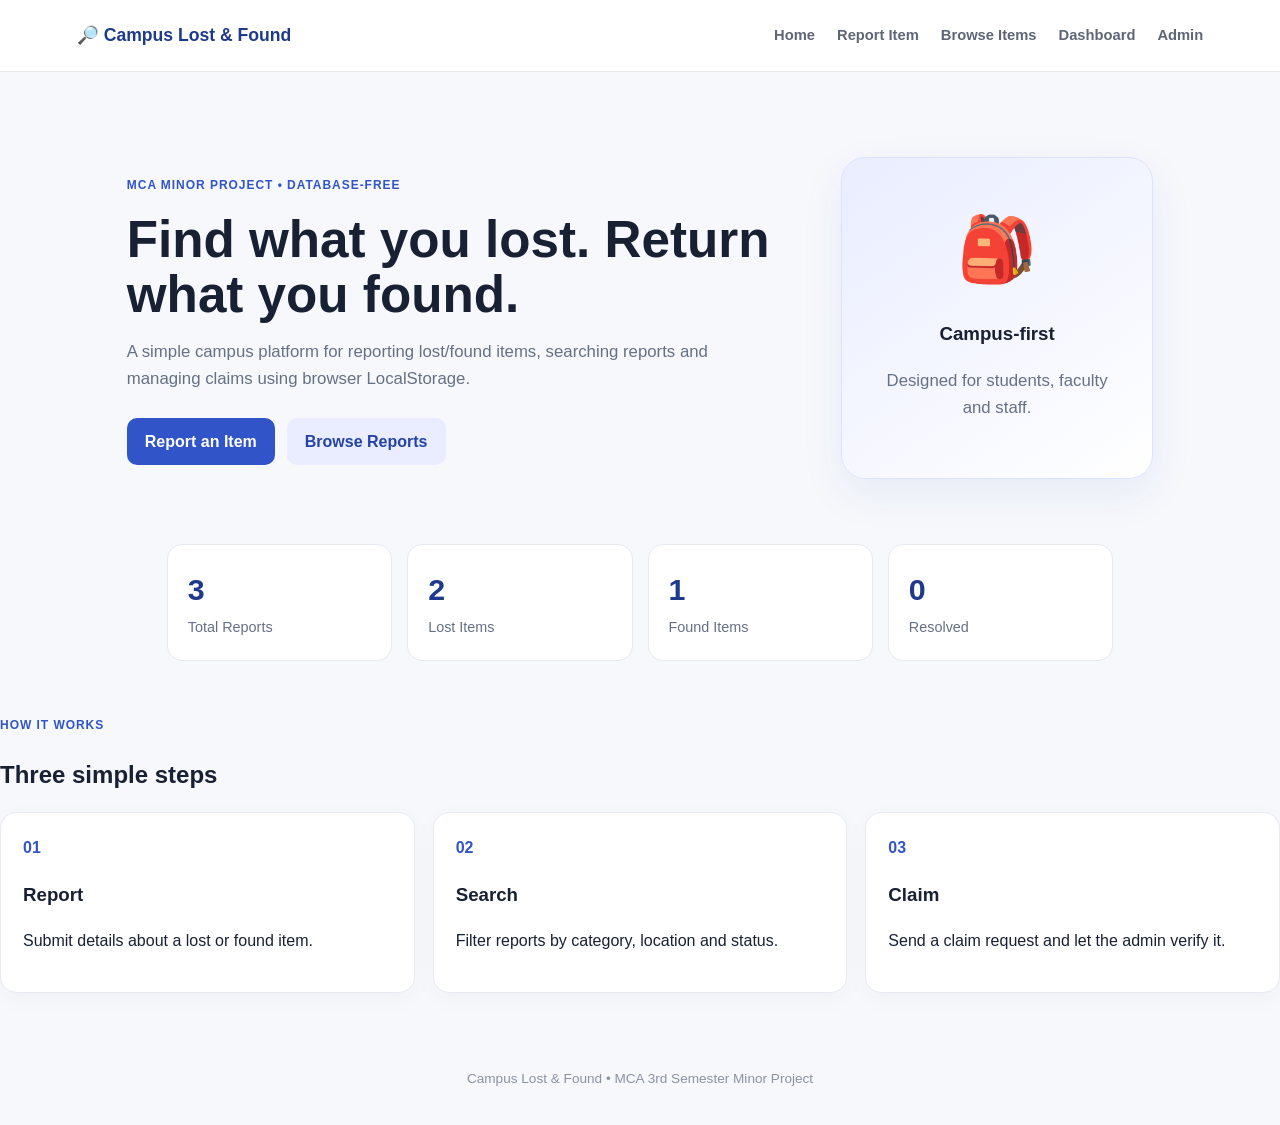
<file: index.html>
<!DOCTYPE html>
<html lang="en">
<head>
  <meta charset="UTF-8">
  <meta name="viewport" content="width=device-width, initial-scale=1.0">
  <title>Campus Lost & Found</title>
  <link rel="stylesheet" href="assets/style.css">
</head>

<body>

<header class="navbar">

  <a class="brand" href="index.html">
    🔎 Campus Lost & Found
  </a>

  <nav>
    <a href="index.html">Home</a>
    <a href="report.html">Report Item</a>
    <a href="items.html">Browse Items</a>
    <a href="dashboard.html">Dashboard</a>
    <a href="admin.html">Admin</a>
  </nav>

</header>

<main>

<section class="hero">

  <div>

    <span class="badge">
      MCA Minor Project • Database-Free
    </span>

    <h1>
      Find what you lost.
      Return what you found.
    </h1>

    <p>
      A simple campus platform for reporting lost/found items,
      searching reports and managing claims using browser LocalStorage.
    </p>

    <div class="actions">

      <a class="btn primary" href="report.html">
        Report an Item
      </a>

      <a class="btn secondary" href="items.html">
        Browse Reports
      </a>

    </div>

  </div>

  <div class="hero-card">

    <div class="hero-icon">🎒</div>

    <h3>Campus-first</h3>

    <p>
      Designed for students, faculty and staff.
    </p>

  </div>

</section>

<section class="stats" id="homeStats"></section>

<section class="section">

  <div class="section-title">

    <div>
      <span class="eyebrow">How it works</span>

      <h2>Three simple steps</h2>
    </div>

  </div>

  <div class="grid three">

    <article class="card">

      <span class="step">01</span>

      <h3>Report</h3>

      <p>
        Submit details about a lost or found item.
      </p>

    </article>

    <article class="card">

      <span class="step">02</span>

      <h3>Search</h3>

      <p>
        Filter reports by category, location and status.
      </p>

    </article>

    <article class="card">

      <span class="step">03</span>

      <h3>Claim</h3>

      <p>
        Send a claim request and let the admin verify it.
      </p>

    </article>

  </div>

</section>

</main>

<footer>
  Campus Lost & Found • MCA 3rd Semester Minor Project
</footer>

<script src="assets/app.js"></script>

<script>
  renderHomeStats();
</script>

</body>
</html>
</file>
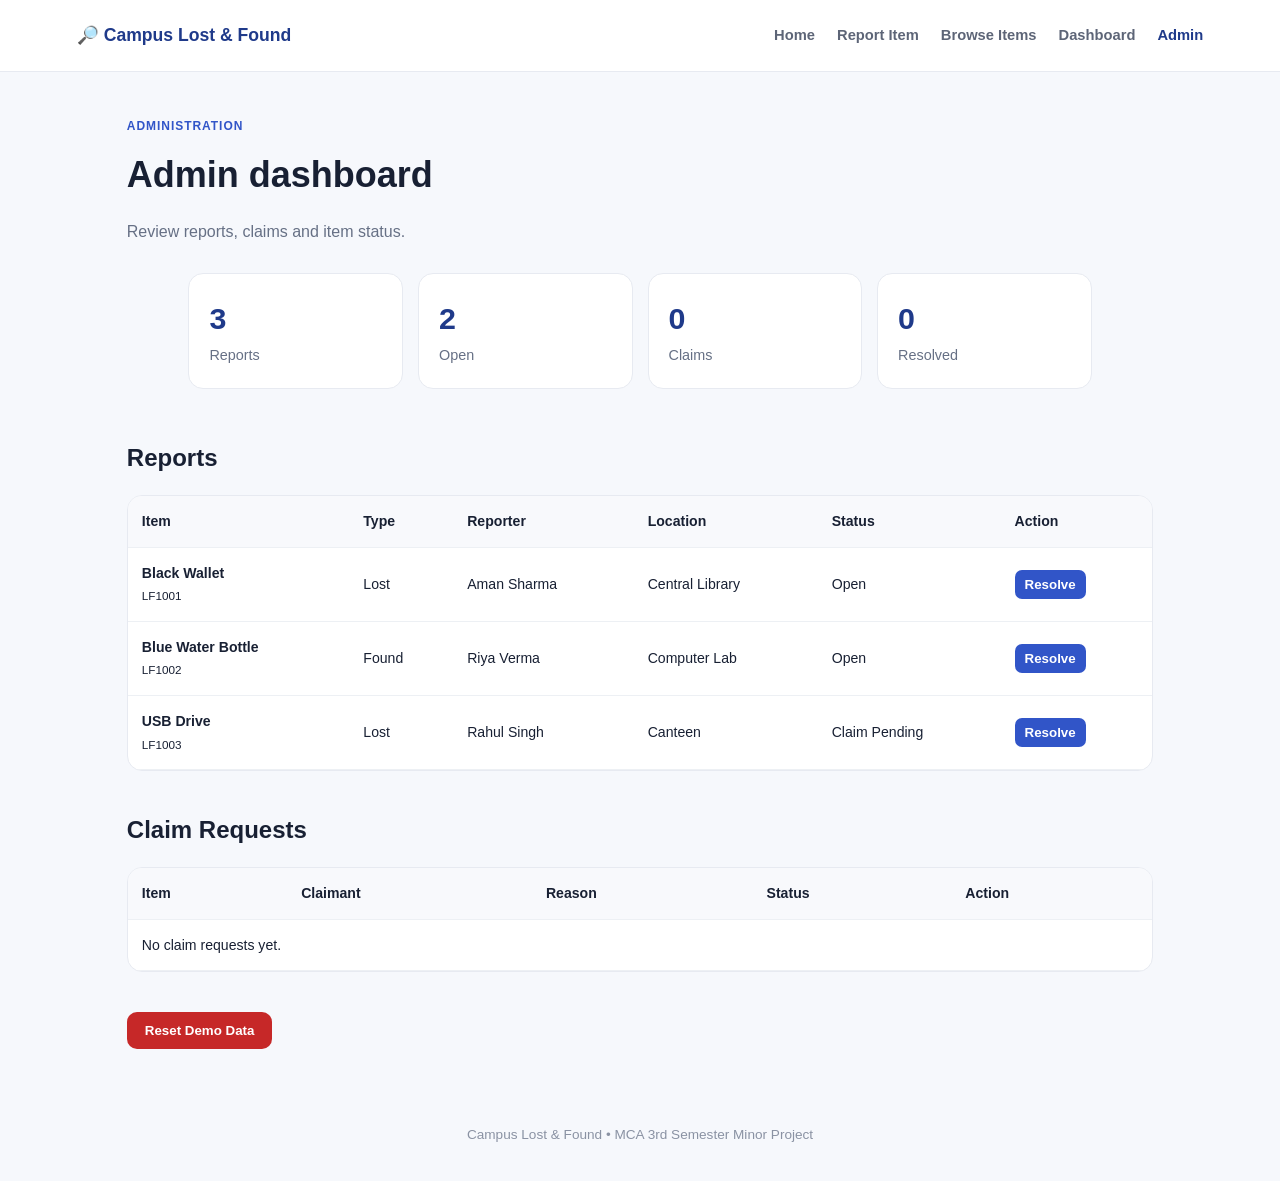
<file: admin.html>
<!DOCTYPE html>
<html lang="en">

<head>

<meta charset="UTF-8">

<meta name="viewport"
content="width=device-width, initial-scale=1.0">

<title>
Admin Panel | Campus Lost & Found
</title>

<link rel="stylesheet"
href="assets/style.css">

</head>

<body>

<header class="navbar">

<a class="brand"
href="index.html">

🔎 Campus Lost & Found

</a>

<nav>

<a href="index.html">Home</a>

<a href="report.html">
Report Item
</a>

<a href="items.html">
Browse Items
</a>

<a href="dashboard.html">
Dashboard
</a>

<a class="active"
href="admin.html">

Admin

</a>

</nav>

</header>

<main class="container">

<div class="page-head">

<div>

<span class="eyebrow">
Administration
</span>

<h1>
Admin dashboard
</h1>

<p>
Review reports, claims and item status.
</p>

</div>

</div>

<div
class="stats"
id="adminStats">

</div>

<section class="section">

<h2>
Reports
</h2>

<div class="table-wrap">

<table>

<thead>

<tr>

<th>Item</th>
<th>Type</th>
<th>Reporter</th>
<th>Location</th>
<th>Status</th>
<th>Action</th>

</tr>

</thead>

<tbody
id="adminReports">

</tbody>

</table>

</div>

</section>

<section class="section">

<h2>
Claim Requests
</h2>

<div class="table-wrap">

<table>

<thead>

<tr>

<th>Item</th>
<th>Claimant</th>
<th>Reason</th>
<th>Status</th>
<th>Action</th>

</tr>

</thead>

<tbody
id="adminClaims">

</tbody>

</table>

</div>

</section>

<button
class="btn danger"
onclick="resetDemo()">

Reset Demo Data

</button>

</main>

<footer>
Campus Lost & Found • MCA 3rd Semester Minor Project
</footer>

<script src="assets/app.js"></script>

<script>
renderAdmin();
</script>

</body>
</html>
</file>
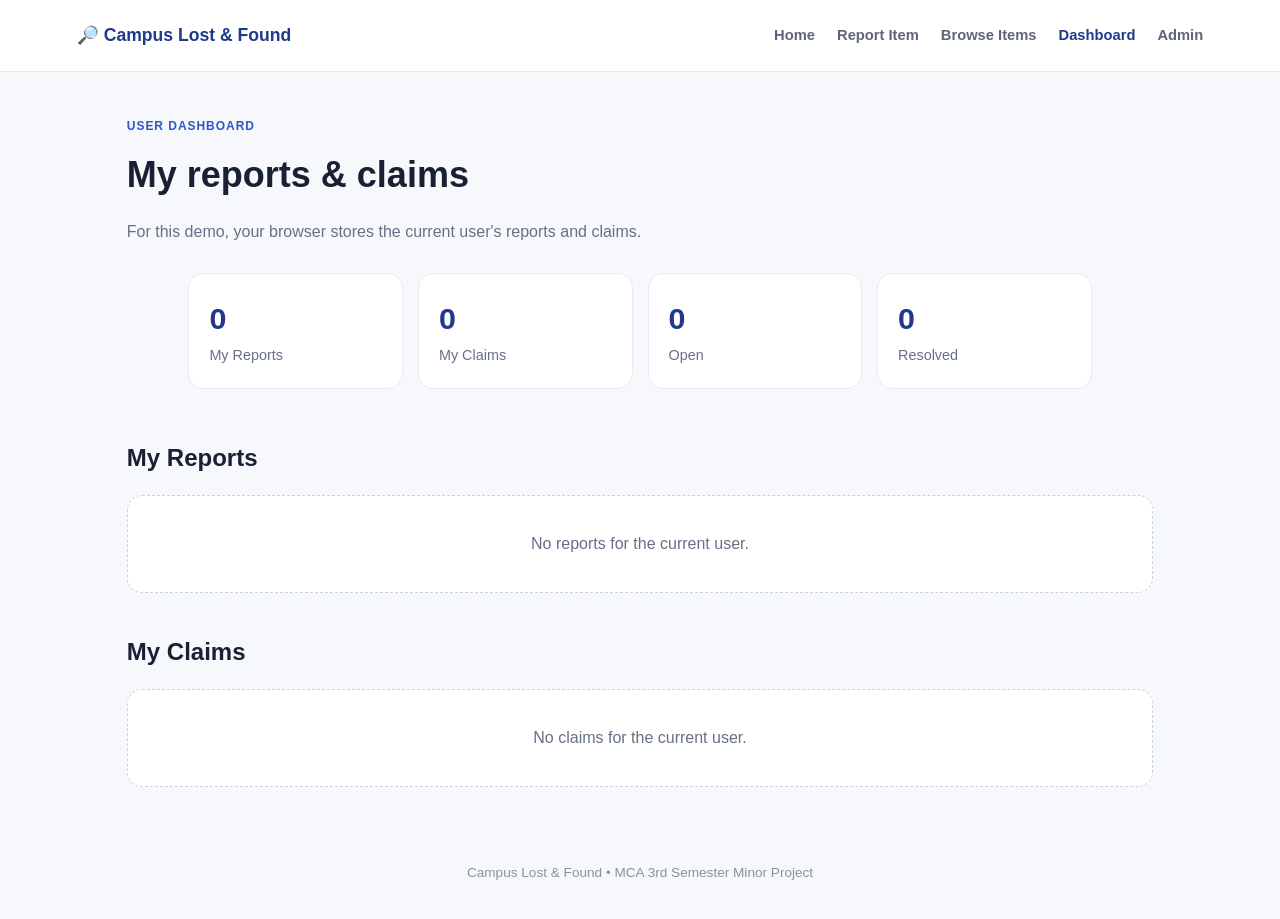
<file: dashboard.html>
<!DOCTYPE html>
<html lang="en">

<head>

<meta charset="UTF-8">

<meta name="viewport"
content="width=device-width, initial-scale=1.0">

<title>
Dashboard | Campus Lost & Found
</title>

<link rel="stylesheet"
href="assets/style.css">

</head>

<body>

<header class="navbar">

<a class="brand"
href="index.html">

🔎 Campus Lost & Found

</a>

<nav>

<a href="index.html">
Home
</a>

<a href="report.html">
Report Item
</a>

<a href="items.html">
Browse Items
</a>

<a class="active"
href="dashboard.html">

Dashboard

</a>

<a href="admin.html">
Admin
</a>

</nav>

</header>

<main class="container">

<div class="page-head">

<div>

<span class="eyebrow">
User Dashboard
</span>

<h1>
My reports & claims
</h1>

<p>
For this demo, your browser stores the current
user's reports and claims.
</p>

</div>

</div>

<div
class="stats"
id="dashboardStats">

</div>

<section class="section">

<h2>
My Reports
</h2>

<div id="myReports"></div>

</section>

<section class="section">

<h2>
My Claims
</h2>

<div id="myClaims"></div>

</section>

</main>

<footer>
Campus Lost & Found • MCA 3rd Semester Minor Project
</footer>

<script src="assets/app.js"></script>

<script>
renderDashboard();
</script>

</body>
</html>
</file>
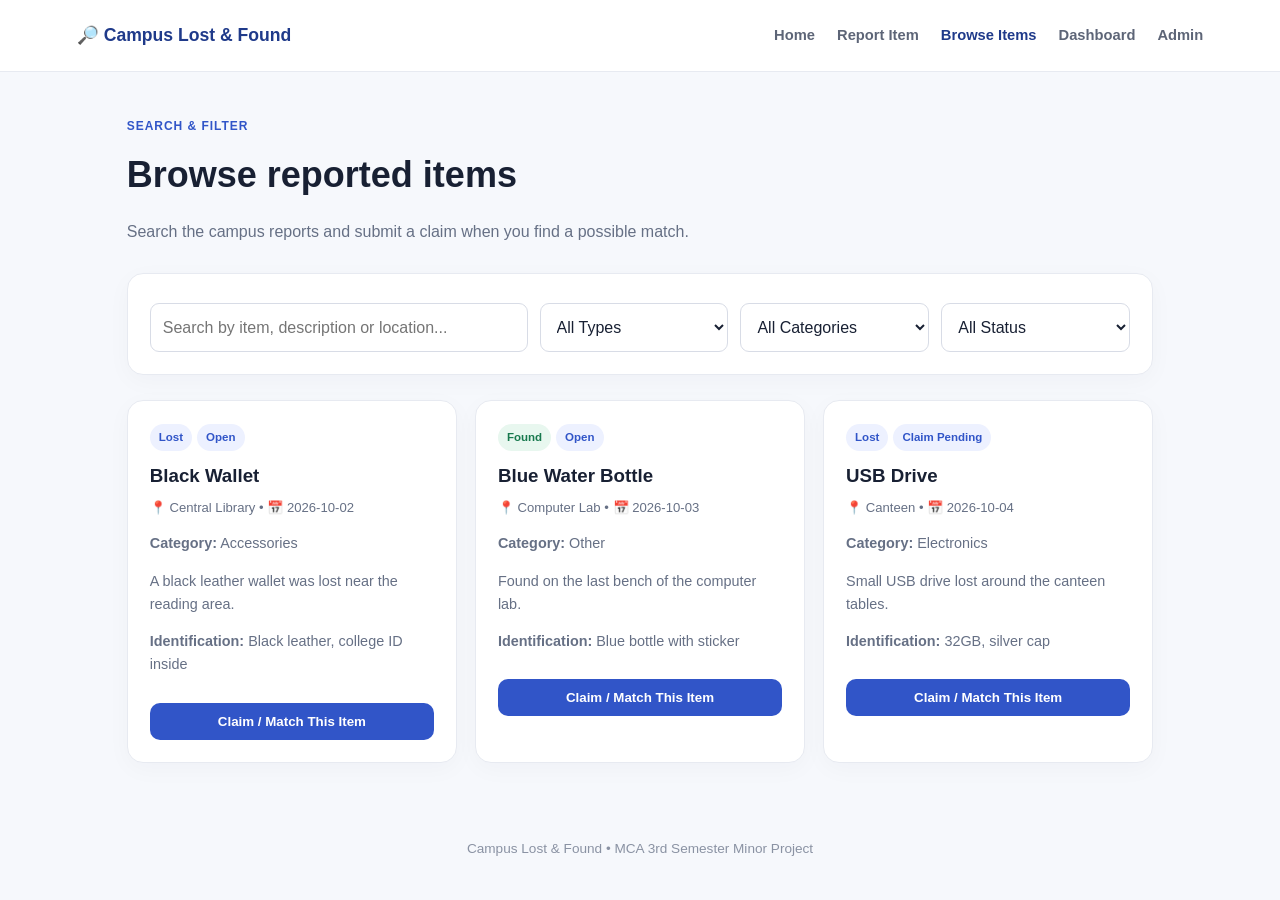
<file: items.html>
<!DOCTYPE html>
<html lang="en">

<head>

<meta charset="UTF-8">

<meta name="viewport"
content="width=device-width, initial-scale=1.0">

<title>Browse Items | Campus Lost & Found</title>

<link rel="stylesheet"
href="assets/style.css">

</head>

<body>

<header class="navbar">

<a class="brand"
href="index.html">

🔎 Campus Lost & Found

</a>

<nav>

<a href="index.html">
Home
</a>

<a href="report.html">
Report Item
</a>

<a class="active"
href="items.html">

Browse Items

</a>

<a href="dashboard.html">
Dashboard
</a>

<a href="admin.html">
Admin
</a>

</nav>

</header>

<main class="container">

<div class="page-head">

<div>

<span class="eyebrow">
Search & Filter
</span>

<h1>
Browse reported items
</h1>

<p>
Search the campus reports and submit a claim
when you find a possible match.
</p>

</div>

</div>

<section class="filter-card">

<input
id="searchInput"
placeholder="Search by item, description or location...">

<select id="typeFilter">

<option value="">
All Types
</option>

<option>
Lost
</option>

<option>
Found
</option>

</select>

<select id="categoryFilter">

<option value="">
All Categories
</option>

<option>Electronics</option>
<option>Documents</option>
<option>Accessories</option>
<option>Books</option>
<option>Clothing</option>
<option>Keys</option>
<option>Other</option>

</select>

<select id="statusFilter">

<option value="">
All Status
</option>

<option>
Open
</option>

<option>
Claim Pending
</option>

<option>
Resolved
</option>

</select>

</section>

<div
id="itemsGrid"
class="grid three">

</div>

</main>

<footer>
Campus Lost & Found • MCA 3rd Semester Minor Project
</footer>

<script src="assets/app.js"></script>

<script>
setupItemsPage();
</script>

</body>
</html>
</file>
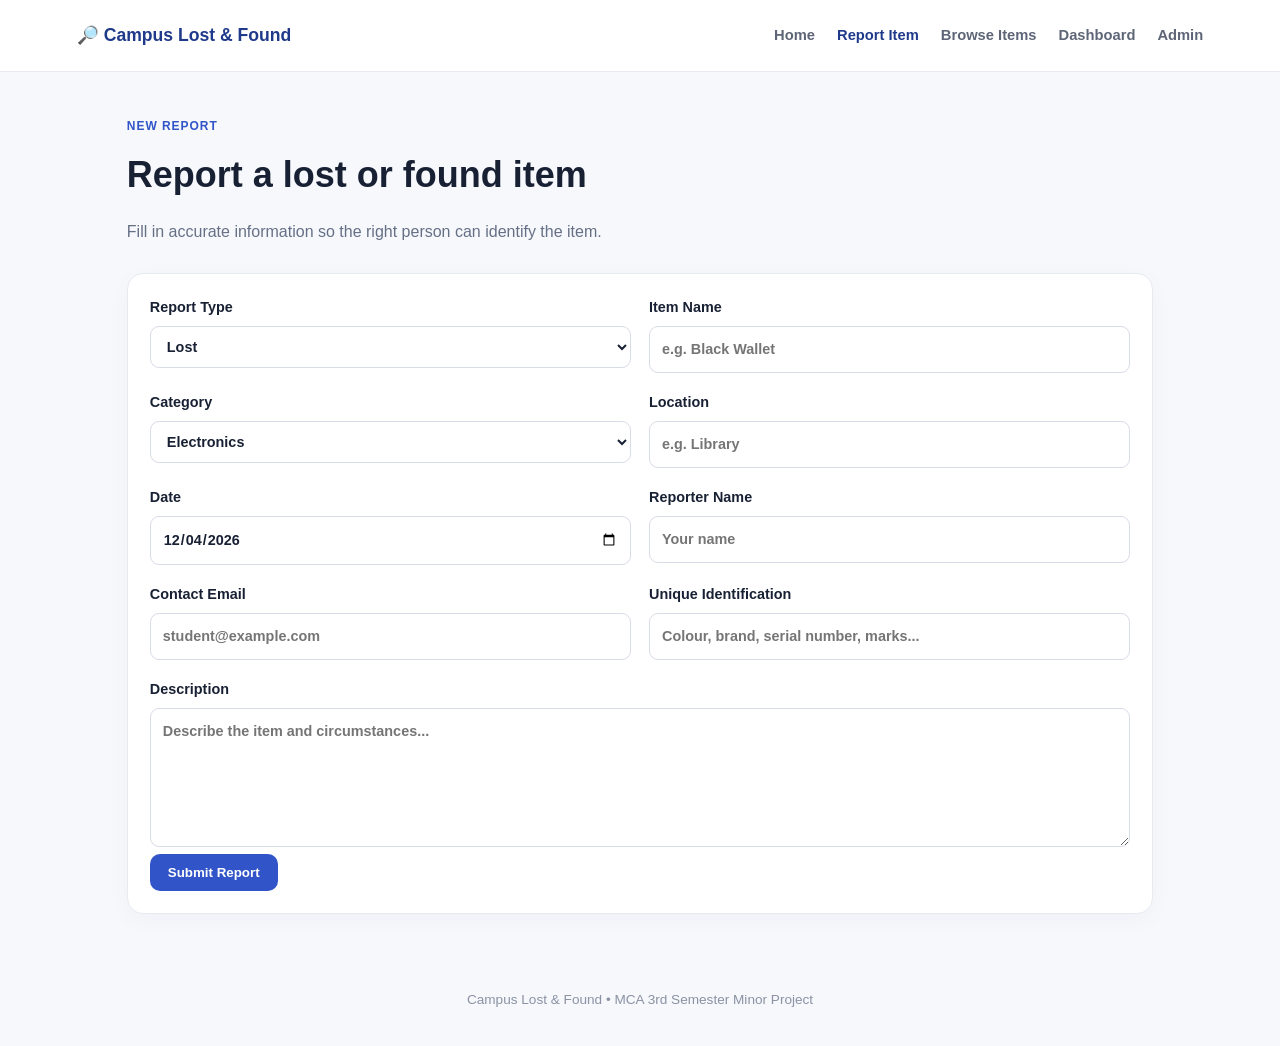
<file: report.html>
<!DOCTYPE html>
<html lang="en">

<head>

<meta charset="UTF-8">

<meta name="viewport"
content="width=device-width, initial-scale=1.0">

<title>Report Item | Campus Lost & Found</title>

<link rel="stylesheet"
href="assets/style.css">

</head>

<body>

<header class="navbar">

<a class="brand" href="index.html">
🔎 Campus Lost & Found
</a>

<nav>

<a href="index.html">Home</a>

<a class="active"
href="report.html">
Report Item
</a>

<a href="items.html">
Browse Items
</a>

<a href="dashboard.html">
Dashboard
</a>

<a href="admin.html">
Admin
</a>

</nav>

</header>

<main class="container">

<div class="page-head">

<div>

<span class="eyebrow">
New Report
</span>

<h1>
Report a lost or found item
</h1>

<p>
Fill in accurate information so the right person
can identify the item.
</p>

</div>

</div>

<form id="reportForm"
class="form-card">

<div class="form-grid">

<label>

Report Type

<select name="type" required>

<option value="Lost">
Lost
</option>

<option value="Found">
Found
</option>

</select>

</label>

<label>

Item Name

<input
name="name"
required
placeholder="e.g. Black Wallet">

</label>

<label>

Category

<select
name="category"
required>

<option>Electronics</option>
<option>Documents</option>
<option>Accessories</option>
<option>Books</option>
<option>Clothing</option>
<option>Keys</option>
<option>Other</option>

</select>

</label>

<label>

Location

<input
name="location"
required
placeholder="e.g. Library">

</label>

<label>

Date

<input
type="date"
name="date"
required>

</label>

<label>

Reporter Name

<input
name="reporter"
required
placeholder="Your name">

</label>

<label>

Contact Email

<input
type="email"
name="email"
required
placeholder="student@example.com">

</label>

<label>

Unique Identification

<input
name="identifier"
placeholder="Colour, brand, serial number, marks...">

</label>

<label class="full">

Description

<textarea
name="description"
rows="5"
required
placeholder="Describe the item and circumstances...">
</textarea>

</label>

</div>

<div id="reportMessage"></div>

<button
class="btn primary"
type="submit">

Submit Report

</button>

</form>

</main>

<footer>
Campus Lost & Found • MCA 3rd Semester Minor Project
</footer>

<script src="assets/app.js"></script>

<script>
setupReportForm();
</script>

</body>
</html>
</file>
<file: assets/style.css>
*{box-sizing:border-box}
body{margin:0;font-family:Inter,Segoe UI,Arial,sans-serif;background:#f6f8fc;color:#182033;line-height:1.6}
.navbar{height:72px;background:#fff;border-bottom:1px solid #e7eaf1;display:flex;align-items:center;justify-content:space-between;padding:0 6%;position:sticky;top:0;z-index:10}
.brand{font-weight:800;color:#1f3a8a;text-decoration:none;font-size:1.1rem}
.navbar nav{display:flex;gap:22px;flex-wrap:wrap}
.navbar nav a{color:#5d6577;text-decoration:none;font-weight:600;font-size:.92rem}
.navbar nav a:hover,.navbar nav a.active{color:#1f3a8a}
.hero{max-width:1180px;margin:55px auto 35px;padding:30px 6%;display:grid;grid-template-columns:1.5fr .7fr;gap:45px;align-items:center}
.badge,.eyebrow{color:#3155c8;font-weight:800;text-transform:uppercase;letter-spacing:.08em;font-size:.75rem}
.hero h1{font-size:3.2rem;line-height:1.08;margin:15px 0}
.hero p{color:#667085;max-width:650px;font-size:1.05rem}
.actions{display:flex;gap:12px;margin-top:25px}
.btn{display:inline-block;border:0;border-radius:10px;padding:11px 18px;text-decoration:none;font-weight:800;cursor:pointer}
.primary{background:#3155c8;color:white}
.secondary{background:#e9edff;color:#2443a4}
.danger{background:#c62828;color:white}
.hero-card{background:linear-gradient(145deg,#e9edff,#fff);border:1px solid #dce3ff;border-radius:24px;padding:40px;text-align:center;box-shadow:0 15px 45px #1f3a8a12}
.hero-icon{font-size:4rem}
.container{max-width:1180px;margin:40px auto;padding:0 6%}
.page-head{margin-bottom:28px}
.page-head h1{font-size:2.25rem;margin:8px 0}
.page-head p{color:#667085}
.stats{max-width:1100px;margin:20px auto 50px;padding:0 6%;display:grid;grid-template-columns:repeat(4,1fr);gap:15px}
.stat{background:white;border:1px solid #e7eaf1;border-radius:15px;padding:20px}.stat strong{display:block;font-size:1.9rem;color:#1f3a8a}.stat span{color:#667085;font-size:.9rem}.section{margin:40px 0}.section h2{margin-bottom:18px}.grid{display:grid;gap:18px}.three{grid-template-columns:repeat(3,1fr)}.card,.item-card,.form-card,.filter-card{background:#fff;border:1px solid #e7eaf1;border-radius:16px;padding:22px;box-shadow:0 6px 25px #18203308}.step{font-weight:900;color:#3155c8}.form-grid{display:grid;grid-template-columns:1fr 1fr;gap:18px}.form-grid .full{grid-column:1/-1}label{font-weight:700;font-size:.9rem}input,select,textarea{width:100%;margin-top:7px;padding:11px 12px;border:1px solid #d8dce6;border-radius:9px;background:#fff;font:inherit;color:inherit}textarea{resize:vertical}.filter-card{display:grid;grid-template-columns:2fr 1fr 1fr 1fr;gap:12px;margin-bottom:25px}.item-card{position:relative}.item-card h3{margin:10px 0 4px}.item-card p{color:#667085;font-size:.9rem}.pill{display:inline-block;padding:4px 9px;border-radius:99px;font-size:.72rem;font-weight:800;background:#edf1ff;color:#3155c8;margin-right:5px}.pill.found{background:#e8f7ef;color:#18794e}.pill.resolved{background:#edf0f3;color:#53606f}.item-meta{font-size:.82rem;color:#667085;margin:6px 0}.claim-btn{margin-top:12px;width:100%}.empty{padding:35px;text-align:center;background:#fff;border:1px dashed #cbd2df;border-radius:15px;color:#667085}.table-wrap{overflow:auto;background:#fff;border:1px solid #e7eaf1;border-radius:15px}table{width:100%;border-collapse:collapse;min-width:700px}th,td{padding:14px;border-bottom:1px solid #edf0f4;text-align:left;font-size:.88rem}th{background:#f8f9fc}.small-btn{padding:7px 10px;border:0;border-radius:7px;background:#3155c8;color:#fff;cursor:pointer;font-weight:700}.success{color:#18794e;font-weight:700}.warning{color:#a15c00;font-weight:700}.error{color:#c62828;font-weight:700}footer{text-align:center;padding:35px;color:#8a92a3;font-size:.85rem}@media(max-width:800px){.navbar{height:auto;padding:15px 5%;align-items:flex-start;gap:10px;flex-direction:column}.navbar nav{gap:12px}.hero{grid-template-columns:1fr;margin-top:25px}.hero h1{font-size:2.35rem}.stats,.three{grid-template-columns:1fr 1fr}.form-grid,.filter-card{grid-template-columns:1fr}.form-grid .full{grid-column:auto}}@media(max-width:520px){.stats,.three{grid-template-columns:1fr}.actions{flex-direction:column}}
</file>
